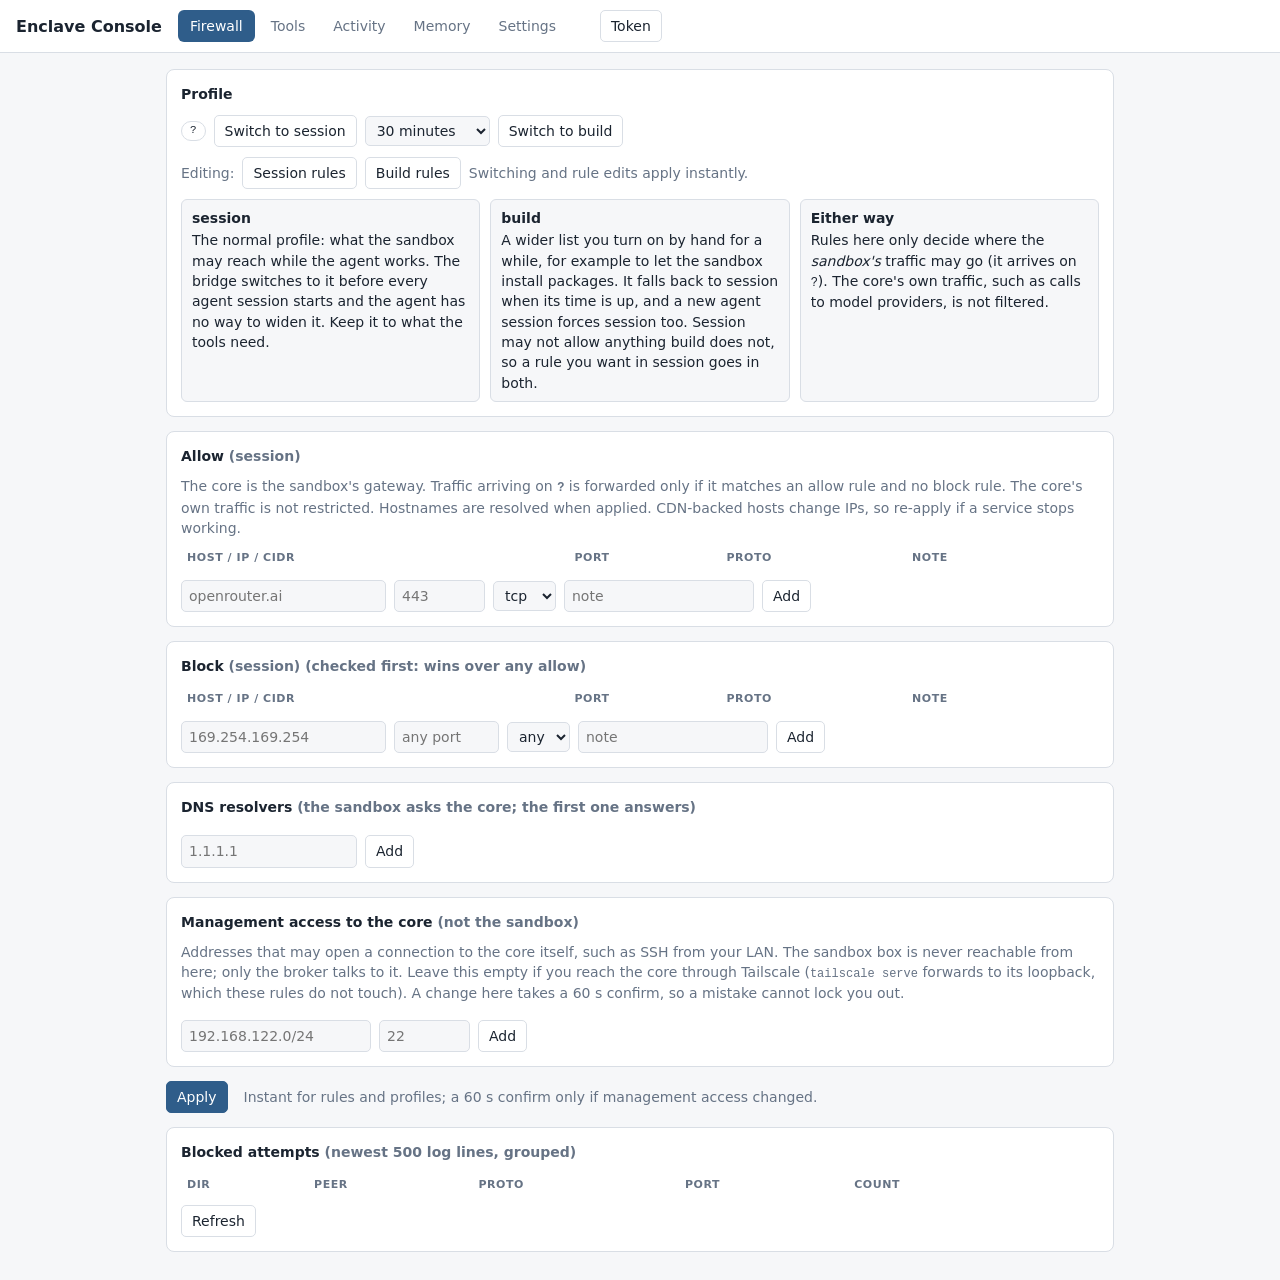
<file: console/ui.html>
<!doctype html>
<html lang="en"><head><meta charset="utf-8"><meta name="viewport" content="width=device-width,initial-scale=1">
<title>Enclave Console</title>
<style>
:root{--bg:#f6f7f9;--fg:#1b2430;--mut:#667385;--card:#fff;--bd:#d9dee5;--ac:#2f5d8a;--ok:#2e8b57;--bad:#b3402a;--warn:#a8661d}
@media (prefers-color-scheme:dark){:root{--bg:#10151b;--fg:#e6eaee;--mut:#93a0ad;--card:#171e26;--bd:#2a333d;--ac:#7aabdb;--ok:#6cc98d;--bad:#ee8a73;--warn:#e5a26a}}
*{box-sizing:border-box}body{margin:0;background:var(--bg);color:var(--fg);font:14px/1.45 system-ui,sans-serif}
header{display:flex;gap:16px;align-items:center;padding:10px 16px;border-bottom:1px solid var(--bd);background:var(--card);position:sticky;top:0;flex-wrap:wrap}
h1{font-size:16px;margin:0}nav{display:flex;gap:4px}
nav button{border:0;background:none;color:var(--mut);padding:6px 12px;border-radius:6px;cursor:pointer;font:inherit}
nav button[aria-selected=true]{background:var(--ac);color:#fff}
main{max-width:980px;margin:0 auto;padding:16px}
.card{background:var(--card);border:1px solid var(--bd);border-radius:8px;padding:14px;margin-bottom:14px}
h2{font-size:14px;margin:0 0 10px}table{width:100%;border-collapse:collapse}
th{font-size:11px;text-transform:uppercase;letter-spacing:.05em;color:var(--mut);text-align:left;padding:4px 6px}
td{padding:5px 6px;border-top:1px solid var(--bd);vertical-align:middle;word-break:break-word}
input,select{font:inherit;color:var(--fg);background:var(--bg);border:1px solid var(--bd);border-radius:5px;padding:5px 7px;min-width:0}
button.b{font:inherit;border:1px solid var(--bd);background:var(--card);color:var(--fg);border-radius:5px;padding:5px 10px;cursor:pointer}
button.p{background:var(--ac);border-color:var(--ac);color:#fff}button.d{color:var(--bad)}
button:disabled{opacity:.5;cursor:default}
.row{display:flex;gap:8px;flex-wrap:wrap;align-items:center}.mut{color:var(--mut)}.mono{font-family:ui-monospace,Menlo,Consolas,monospace;font-size:12px}
.pill{display:inline-block;padding:1px 8px;border-radius:10px;font-size:11px;border:1px solid var(--bd)}
.ok{color:var(--ok)}.bad{color:var(--bad)}.warn{color:var(--warn)}
#banner{display:none;background:#fff3cd;color:#5c4400;border-bottom:1px solid #e6c96a;padding:10px 16px}
#toast{position:fixed;bottom:14px;right:14px;max-width:420px;padding:10px 14px;border-radius:8px;background:var(--fg);color:var(--bg);display:none}
#warn{background:#5a1a12;color:#fff;padding:14px 16px}#warn button{margin-top:8px}
section{display:none}section.on{display:block}
.card.attn{border:2px solid var(--warn)}
.explain{display:grid;grid-template-columns:repeat(auto-fit,minmax(260px,1fr));gap:10px;margin:10px 0 0}
.explain>div{border:1px solid var(--bd);border-radius:6px;padding:8px 10px;background:var(--bg)}
.explain b{display:block;margin-bottom:2px}
pre.src{margin:4px 0 10px;max-height:420px;overflow:auto;background:var(--bg);border:1px solid var(--bd);border-radius:6px;padding:8px;font-size:12px;white-space:pre-wrap;word-break:break-word}
.prop{border:1px solid var(--bd);border-radius:6px;padding:10px;margin-bottom:10px;background:var(--bg)}
.prop textarea{width:100%;min-height:60px;font:inherit;color:var(--fg);background:var(--card);border:1px solid var(--bd);border-radius:5px;padding:6px}
.prop .row{margin-top:6px}tr.cited td{background:color-mix(in srgb,var(--ac) 14%,transparent)}
.jobs{max-height:480px;overflow:auto}tr.job td{cursor:pointer}tr.job td:first-child{white-space:nowrap}tr.job:hover td{background:var(--bg)}
</style></head><body>
<div id="warn" hidden>
  <b>Lite mode is the convenient option, not the locked-down one.</b> The sandbox runs on this machine. A VM limits the damage a misbehaving agent or tool
  can do, but a VM escape lands on the host. The strongest setup puts the sandbox on its own device that knows only the
  core's address; the core is its gateway and decides what the sandbox's traffic may reach (see SETUP.md, Full mode).
  Keep the firewall below in default-deny. Nothing here protects data you give the agent.
  <div><button class="b" id="ack">I understand</button></div>
</div>
<div id="banner"><b>Firewall change is live but NOT saved.</b> It reverts in <span id="count">0</span>s unless you confirm.
  <button class="b p" id="confirm">Confirm and save</button> <button class="b" id="revert">Revert now</button></div>
<header><h1>Enclave Console</h1>
  <nav role="tablist"><button data-t="fw" aria-selected="true">Firewall</button><button data-t="tools" aria-selected="false">Tools</button><button data-t="act" aria-selected="false">Activity</button><button data-t="mem" aria-selected="false">Memory</button><button data-t="set" aria-selected="false">Settings</button></nav>
  <span class="mut" id="tok-state"></span><button class="b" id="tok-btn">Token</button></header>
<main>
<section id="fw" class="on">
  <div class="card"><h2>Profile</h2>
    <div class="row"><span id="prof-active" class="pill mono">?</span>
      <button class="b" id="prof-session">Switch to session</button>
      <select id="prof-for"><option value="1800">30 minutes</option><option value="7200">2 hours</option><option value="0">no time limit</option></select>
      <button class="b" id="prof-build">Switch to build</button></div>
    <div class="row" style="margin-top:10px"><span class="mut">Editing:</span>
      <button class="b" id="view-session">Session rules</button><button class="b" id="view-build">Build rules</button>
      <span class="mut">Switching and rule edits apply instantly.</span></div>
    <div class="explain">
      <div><b>session</b>The normal profile: what the sandbox may reach while the agent works. The bridge switches to it before
        every agent session starts and the agent has no way to widen it. Keep it to what the tools need.</div>
      <div><b>build</b>A wider list you turn on by hand for a while, for example to let the sandbox install packages.
        It falls back to session when its time is up, and a new agent session forces session too. Session may not allow
        anything build does not, so a rule you want in session goes in both.</div>
      <div><b>Either way</b>Rules here only decide where the <i>sandbox's</i> traffic may go (it arrives on <span class="mono" id="ifaces2">?</span>).
        The core's own traffic, such as calls to model providers, is not filtered.</div>
    </div></div>
  <div class="card"><h2>Allow <span class="mut" id="allow-for">(session)</span></h2>
    <div class="mut" style="margin-bottom:8px">The core is the sandbox's gateway. Traffic arriving on <b id="ifaces" class="mono">?</b> is forwarded only if it matches an allow rule and no block rule. The core's own traffic is not restricted. Hostnames are resolved when applied. CDN-backed hosts change IPs, so re-apply if a service stops working.</div>
    <table><thead><tr><th>Host / IP / CIDR</th><th>Port</th><th>Proto</th><th>Note</th><th></th></tr></thead><tbody id="allow"></tbody></table>
    <div class="row" style="margin-top:10px"><input id="a-host" placeholder="openrouter.ai" size="22"><input id="a-port" placeholder="443" size="6">
      <select id="a-proto"><option>tcp</option><option>udp</option></select><input id="a-note" placeholder="note" size="20">
      <button class="b" id="a-add">Add</button></div></div>
  <div class="card"><h2>Block <span class="mut" id="block-for">(session)</span> <span class="mut">(checked first: wins over any allow)</span></h2>
    <table><thead><tr><th>Host / IP / CIDR</th><th>Port</th><th>Proto</th><th>Note</th><th></th></tr></thead><tbody id="block"></tbody></table>
    <div class="row" style="margin-top:10px"><input id="b-host" placeholder="169.254.169.254" size="22"><input id="b-port" placeholder="any port" size="8">
      <select id="b-proto"><option>any</option><option>tcp</option><option>udp</option></select><input id="b-note" placeholder="note" size="20">
      <button class="b" id="b-add">Add</button></div></div>
  <div class="card" id="dns-card"><h2>DNS resolvers <span class="mut">(the sandbox asks the core; the first one answers)</span></h2>
    <div class="mut" id="dns-why" style="margin-bottom:8px"></div><div id="dns" class="row"></div>
    <div class="row" style="margin-top:8px"><input id="d-ip" placeholder="1.1.1.1" size="18"><button class="b" id="d-add">Add</button></div></div>
  <div class="card"><h2>Management access to the core <span class="mut">(not the sandbox)</span></h2>
    <div class="mut" style="margin-bottom:8px">Addresses that may open a connection to the core itself, such as SSH from your LAN. The sandbox box is never
      reachable from here; only the broker talks to it. Leave this empty if you reach the core through Tailscale
      (<span class="mono">tailscale serve</span> forwards to its loopback, which these rules do not touch). A change here takes a 60 s confirm, so a mistake cannot lock you out.</div>
    <table><tbody id="mgmt"></tbody></table>
    <div class="row" style="margin-top:8px"><input id="m-cidr" placeholder="192.168.122.0/24" size="20"><input id="m-port" placeholder="22" size="6">
      <button class="b" id="m-add">Add</button></div></div>
  <div class="row" style="margin-bottom:14px"><button class="b p" id="apply">Apply</button><span class="mut" id="dirty"></span><span class="mut">Instant for rules and profiles; a 60 s confirm only if management access changed.</span></div>
  <div class="card"><h2>Blocked attempts <span class="mut">(newest 500 log lines, grouped)</span></h2>
    <table><thead><tr><th>Dir</th><th>Peer</th><th>Proto</th><th>Port</th><th>Count</th><th></th></tr></thead><tbody id="drops"></tbody></table>
    <div class="mut" id="drops-err"></div><button class="b" id="drops-refresh" style="margin-top:8px">Refresh</button></div>
</section>
<section id="tools"><div class="card"><h2>Loaded tools</h2>
  <table><thead><tr><th>On</th><th>Name</th><th>Timeout (s)</th><th>Flags</th><th>Sandbox tool</th><th>Contract</th><th>Stub sha256 (pinned in the contract)</th><th></th></tr></thead><tbody id="tl"></tbody></table>
  <p class="mut">Tools are added by hand (sandbox <span class="mono">run</span>, <span class="mono">tcs.yaml</span>, stub via <span class="mono">sync.py</span>), not from this page.
  Disabling comments the tool out of tools.list; the broker reads the list per request. Flags are set only by editing tools.list, never
  here: <span class="mono">net</span> shares the sandbox's network namespace (the Firewall tab still decides what it can reach),
  <span class="mono">work</span> gives the box's persistent workspace, <span class="mono">keep</span> skips the reboot after the tool. In full mode, deploy the same list to the sandbox box.</p></div>
  <div class="card" id="src-card" hidden><h2>Code: <span class="mono" id="src-name"></span></h2><div id="src"></div></div></section>
<section id="act"><div class="card"><h2>Activity <span class="mut">(the desk's newest jobs: what the agent sent, what came back; refreshes every 3 s)</span></h2>
  <div class="jobs"><table><thead><tr><th>Time</th><th>Tool</th><th>Status</th><th>Took</th><th>Request</th></tr></thead><tbody id="jobs"></tbody></table></div>
  <div class="mut" id="jobs-err"></div></div>
  <div class="card" id="job-card" hidden><h2>Job <span class="mono" id="job-id"></span></h2><div id="job"></div></div></section>
<section id="mem">
  <div class="card"><h2>Waiting for review <span class="mut">(proposed by the agent, the end-of-session proposer, or you with memq push)</span></h2>
    <p class="mut" style="margin-top:0">Nothing here is memory yet. Accept (edit the text first if you like) or reject. Accepted entries go into memory the next time
    <span class="mono">memq pop</span> runs, from the agent or from you on the core. Check where an entry came from before accepting it: text from a web page or a tool's output
    shows as <span class="pill warn">untrusted</span>.</p>
    <div id="mem-pending"></div><div class="mut" id="mem-err"></div></div>
  <div class="card" id="mem-ev-card" hidden><h2>Where it came from</h2><div id="mem-ev"></div></div>
  <div class="card"><h2>Accepted, waiting for <span class="mono">memq pop</span></h2><div id="mem-accepted"></div></div>
  <div class="card"><h2>Memory <span class="mut" id="mem-stats"></span></h2><div id="mem-active"></div></div></section>
<section id="set"><div class="card"><h2>Settings</h2><div id="settings"></div></div></section>
</main><div id="toast"></div>
<script>
"use strict";
const $=id=>document.getElementById(id);
{const m=location.hash.match(/[#&]t=([\w-]+)/);if(m){try{sessionStorage.setItem("sbxc",m[1])}catch(e){}history.replaceState(null,"",location.pathname)}}   // http://127.0.0.1:8787/#t=TOKEN
let token=sessionStorage.getItem("sbxc")||"", policy=emptyPolicy(), saved=emptyPolicy(), view="session", buildLeft=0, dirty=false, poll=null;
function emptyPolicy(){return{dns:[],mgmt:[],sbx_ifaces:[],active:"session",active_until:0,profiles:{session:{allow:[],block:[]},build:{allow:[],block:[]}}}}
const P=()=>policy.profiles[view];
function el(tag,props,...kids){const e=document.createElement(tag);for(const k in props||{})k in e?e[k]=props[k]:e.setAttribute(k,props[k]);for(const c of kids)e.append(c);return e}
function toast(m,bad){const t=$("toast");t.textContent=m;t.style.background=bad?"var(--bad)":"";t.style.display="block";clearTimeout(toast.h);toast.h=setTimeout(()=>t.style.display="none",4500)}
async function api(path,body){
  const r=await fetch(path,{method:body===undefined?"GET":"POST",headers:{"Authorization":"Bearer "+token,"Content-Type":"application/json"},body:body===undefined?undefined:JSON.stringify(body)});
  const j=await r.json().catch(()=>({error:"bad response"}));
  if(!r.ok){if(r.status===401)askToken();throw new Error(j.error||r.status)}
  return j}
const act=async(fn)=>{try{return await fn()}catch(e){toast(e.message,true)}};
function askToken(){const t=prompt("Console token (from /etc/sbxfw/token)");if(t){token=t.trim();sessionStorage.setItem("sbxc",token);load()}}
$("tok-btn").onclick=askToken;

// ---- firewall
function markDirty(){dirty=true;$("dirty").textContent="Unsaved edits: not yet applied"}
function renderPolicy(){
  $("ifaces").textContent=$("ifaces2").textContent=(policy.sbx_ifaces||[]).join(", ")||"no interface set (nothing is forwarded)";
  const left=buildLeft>0?" ("+(buildLeft>=3600?Math.round(buildLeft/360)/10+" h":Math.ceil(buildLeft/60)+" min")+" left)":"";
  $("prof-active").textContent="Active: "+policy.active+(policy.active==="build"?(policy.active_until?left:" (no time limit)"):"");
  $("prof-active").className="pill mono"+(policy.active==="build"?" bad":"");
  $("prof-session").disabled=policy.active==="session";
  $("view-session").className="b"+(view==="session"?" p":"");$("view-build").className="b"+(view==="build"?" p":"");
  $("allow-for").textContent="("+view+")";$("block-for").textContent="("+view+")";
  const ruleRows=(list,body,empty)=>{body.replaceChildren();
    list.forEach((r,i)=>body.append(el("tr",{},el("td",{className:"mono"},r.host),el("td",{},r.port==="*"?"any":r.port),el("td",{},r.proto),el("td",{className:"mut"},r.comment),
      el("td",{},el("button",{className:"b d",textContent:"Remove",onclick:()=>{list.splice(i,1);markDirty();renderPolicy()}})))));
    if(!list.length)body.append(el("tr",{},el("td",{colSpan:5,className:"mut"},empty)))};
  ruleRows(P().allow,$("allow"),"Nothing allowed: the sandbox cannot reach anything.");
  ruleRows(P().block,$("block"),"Nothing blocked.");
  const d=$("dns");d.replaceChildren();
  policy.dns.forEach((ip,i)=>d.append(el("span",{className:"pill mono"},ip+" ",el("a",{href:"#",textContent:"×",onclick:e=>{e.preventDefault();policy.dns.splice(i,1);markDirty();renderPolicy()}}))));
  if(!policy.dns.length)d.append(el("span",{className:"warn"},"None set: the sandbox cannot look up any name."));
  $("dns-card").classList.toggle("attn",!policy.dns.length);
  $("dns-why").textContent=policy.dns.length?"":"Likely needed: any net tool that connects by host name fails without one. Add your resolver (the router, Pi-hole, or 1.1.1.1), then Apply. The resolver is allowed on port 53 automatically.";
  const m=$("mgmt");m.replaceChildren();
  policy.mgmt.forEach((r,i)=>m.append(el("tr",{},el("td",{className:"mono"},r.cidr),el("td",{},r.proto+"/"+r.port),
    el("td",{},el("button",{className:"b d",textContent:"Remove",onclick:()=>{policy.mgmt.splice(i,1);markDirty();renderPolicy()}})))));
  if(!policy.mgmt.length)m.append(el("tr",{},el("td",{className:"mut"},"None: nothing on the network may connect to the core directly.")));
}
function showPending(s){
  $("banner").style.display=s.pending?"block":"none";$("count").textContent=s.revert_in_s;
  clearInterval(poll);
  if(s.pending){let n=s.revert_in_s;poll=setInterval(async()=>{n--;$("count").textContent=Math.max(n,0);if(n<=0){clearInterval(poll);const st=await act(()=>api("/api/fw"));if(st){policy=st.policy;renderPolicy();showPending(st)}}},1000)}
}
async function loadFw(){const s=await act(()=>api("/api/fw"));if(!s)return;saved=JSON.parse(JSON.stringify(s.policy));buildLeft=s.build_left_s||0;
  if(!dirty){policy=s.pending&&s.pending_policy?s.pending_policy:s.policy;renderPolicy()}else{policy.active=s.policy.active;policy.active_until=s.policy.active_until;renderPolicy()}showPending(s)}
async function loadDrops(){
  const r=await act(()=>api("/api/fw/drops"));if(!r)return;
  $("drops-err").textContent=r.error||"";const b=$("drops");b.replaceChildren();
  r.drops.forEach(x=>b.append(el("tr",{},el("td",{},x.dir),el("td",{className:"mono"},x.peer),el("td",{},x.proto),el("td",{},x.dport),el("td",{},x.count),
    el("td",{},x.dir==="out"?el("button",{className:"b",textContent:"Allow…",onclick:()=>{$("a-host").value=x.peer;$("a-port").value=x.dport;$("a-proto").value=x.proto==="udp"?"udp":"tcp";$("a-host").focus();window.scrollTo(0,0)}}):""))));
  if(!r.drops.length)b.append(el("tr",{},el("td",{colSpan:6,className:"mut"},"No blocked attempts logged.")));
}
$("a-add").onclick=()=>{const h=$("a-host").value.trim(),p=$("a-port").value.trim();if(!h||!p)return toast("host and port needed",true);
  P().allow.push({host:h,port:p,proto:$("a-proto").value,comment:$("a-note").value.trim()});["a-host","a-port","a-note"].forEach(i=>$(i).value="");markDirty();renderPolicy()};
$("b-add").onclick=()=>{const h=$("b-host").value.trim();if(!h)return toast("host needed",true);
  const pr=$("b-proto").value,po=$("b-port").value.trim();
  P().block.push({host:h,port:pr==="any"?"*":(po||"*"),proto:pr,comment:$("b-note").value.trim()});["b-host","b-port","b-note"].forEach(i=>$(i).value="");markDirty();renderPolicy()};
$("view-session").onclick=()=>{view="session";renderPolicy()};
$("view-build").onclick=()=>{view="build";renderPolicy()};
const setProfile=(active,for_s)=>act(async()=>{await api("/api/fw/profile",{active,for_s});toast(active==="build"?"Build profile is active now":"Session profile is active now");await loadFw()});
$("prof-session").onclick=()=>setProfile("session",0);
$("prof-build").onclick=()=>{if(dirty)return toast("Apply or discard your edits first",true);setProfile("build",+$("prof-for").value)};
$("d-add").onclick=()=>{const v=$("d-ip").value.trim();if(v){policy.dns.push(v);$("d-ip").value="";markDirty();renderPolicy()}};
$("m-add").onclick=()=>{const c=$("m-cidr").value.trim(),p=$("m-port").value.trim();if(c&&p){policy.mgmt.push({cidr:c,port:p,proto:"tcp"});$("m-cidr").value=$("m-port").value="";markDirty();renderPolicy()}};
$("apply").onclick=()=>act(async()=>{
  // Rule and profile edits cannot lock anyone out, so they apply instantly. Only a change to management access is confirmed.
  const instant=JSON.stringify(policy.mgmt)===JSON.stringify(saved.mgmt)&&JSON.stringify(policy.sbx_ifaces)===JSON.stringify(saved.sbx_ifaces);
  const r=await api("/api/fw/apply",{policy,instant});dirty=false;$("dirty").textContent="";
  toast(r.warnings.length?r.warnings.join("; "):(r.applied?"Applied and saved.":"Applied. Confirm within "+r.revert_in_s+"s or it reverts."),r.warnings.length>0);loadFw()});
setInterval(()=>{if(!dirty&&document.getElementById("fw").classList.contains("on"))loadFw()},15000);
$("confirm").onclick=()=>act(async()=>{await api("/api/fw/confirm",{});toast("Saved. Active at next boot too.");loadFw()});
$("revert").onclick=()=>act(async()=>{await api("/api/fw/cancel",{});dirty=false;toast("Reverted.");loadFw()});
$("drops-refresh").onclick=loadDrops;

// ---- tools
async function loadTools(){
  const r=await act(()=>api("/api/tools"));if(!r)return;const b=$("tl");b.replaceChildren();
  r.tools.forEach(t=>{
    const cb=el("input",{type:"checkbox",checked:t.enabled,onchange:()=>act(async()=>{await api("/api/tools/toggle",{name:t.name,enabled:cb.checked});loadTools()}).catch(()=>{})});
    const to=el("input",{type:"number",min:1,max:120,value:t.timeout_s,size:4,style:"width:70px",onchange:()=>act(async()=>{await api("/api/tools/timeout",{name:t.name,timeout_s:to.value});toast("Timeout saved")})});
    const fl=[t.network&&"net",t.work&&"work",t.keep&&"keep"].filter(Boolean),net=el("span",{className:t.network?"bad":"mut"},fl.join(" ")||"none");
    const yn=(v,l)=>el("span",{className:v?"ok":"bad"},v?"✓ "+l:"✗ missing");
    const sha=t.pinned_sha256||t.stub_sha256;
    b.append(el("tr",{},el("td",{},cb),el("td",{className:"mono"},t.name),el("td",{},to),el("td",{},net),el("td",{},yn(t.sbx_run,"present")),el("td",{},yn(t.contract,"present")),
      el("td",{className:"mono mut",title:sha||""},sha?sha.slice(0,16)+"…":(t.stub?"stub present, not pinned":"no stub")),
      el("td",{},el("button",{className:"b",textContent:"Code",onclick:()=>showSource(t.name)}))));
  });
  if(!r.tools.length)b.append(el("tr",{},el("td",{colSpan:8,className:"mut"},"tools.list is empty.")));
}
// What runs on the sandbox for this tool, and the contract the desk holds every call to.
async function showSource(name){
  const r=await act(()=>api("/api/tools/source",{name}));if(!r)return;
  $("src-name").textContent=name;const s=$("src");s.replaceChildren();
  for(const [k,label] of [["run","Runs on the sandbox"],["contract","Contract (what the desk allows: inputs, sandbox, network, pinned hash)"]]){
    const f=r[k];s.append(el("div",{className:"mut"},label+": ",el("span",{className:"mono"},f.path)));
    s.append(f.text!==null?el("pre",{className:"src"},f.text):el("div",{className:"bad",style:"margin:4px 0 10px"},"cannot read: "+f.error));
  }
  $("src-card").hidden=false;$("src-card").scrollIntoView({behavior:"smooth"});
}

// ---- activity
const hhmmss=t=>{if(!t)return"";const d=new Date(t);return(d.toDateString()===new Date().toDateString()?"":d.toLocaleDateString()+" ")+d.toLocaleTimeString()};
const took=j=>j.started&&j.finished?((new Date(j.finished)-new Date(j.started))/1000).toFixed(1)+" s":(j.status==="running"?"…":"");
let openJob=null;
async function loadActivity(){
  const r=await act(()=>api("/api/activity"));if(!r)return;
  $("jobs-err").textContent=r.error||"";const b=$("jobs");b.replaceChildren();
  r.jobs.forEach(j=>{const st=j.status==="done"?"ok":j.status==="failed"||j.error?"bad":"mut";
    const tr=el("tr",{className:"job",onclick:()=>{openJob=j.id;showJob(j)}},el("td",{className:"mono"},hhmmss(j.created)),el("td",{className:"mono"},j.tool||"?"),
      el("td",{className:st},j.status||"?"),el("td",{},took(j)),el("td",{className:"mono mut"},(j.input||"").replace(/\s+/g," ").slice(0,90)));
    b.append(tr);if(j.id===openJob)showJob(j)});
  if(!r.jobs.length)b.append(el("tr",{},el("td",{colSpan:5,className:"mut"},"No jobs yet.")));
}
function showJob(j){
  $("job-id").textContent=j.id+"  "+(j.tool||"");const d=$("job");d.replaceChildren();
  d.append(el("div",{className:"mut"},"sent "+hhmmss(j.created)+(j.started?", started "+hhmmss(j.started):"")+(j.finished?", back "+hhmmss(j.finished):"")+(j.attempt?", attempt "+j.attempt:"")));
  d.append(el("div",{className:"mut",style:"margin-top:6px"},"Request"),el("pre",{className:"src"},j.input||"(none)"));
  if(j.error)d.append(el("div",{className:"bad"},"Error"),el("pre",{className:"src"},j.error));
  d.append(el("div",{className:"mut"},"Result"),el("pre",{className:"src"},j.result||(j.status==="running"?"(still running)":"(none)")));
  $("job-card").hidden=false;
}
document.addEventListener("click",e=>{if(e.target.closest("tr.job"))$("job-card").scrollIntoView({behavior:"smooth",block:"nearest"})});
setInterval(()=>{if(document.getElementById("act").classList.contains("on"))loadActivity()},3000);

// ---- memory
async function loadMemory(){
  let r;try{r=await api("/api/memory");$("mem-err").textContent=""}catch(e){$("mem-err").textContent=e.message;return}
  const pend=$("mem-pending");pend.replaceChildren();
  r.pending.forEach(p=>{
    const ta=el("textarea",{value:p.text}),by=el("span",{className:"pill"+(p.by==="ryan"?"":" warn")},"by "+p.by);
    const decide=(action)=>act(async()=>{const body={id:p.id,action};if(action==="accept"&&ta.value.trim()!==p.text)body.text=ta.value;
      await api("/api/memory/decide",body);toast(action==="accept"?"Accepted; it moves into memory at the next memq pop":"Rejected");loadMemory()});
    const kids=[el("div",{className:"row mut"},by,el("span",{className:"mono"},p.id),hhmmss(p.created_at)),ta];
    if(p.note)kids.push(el("div",{className:"mut"},"Note: "+p.note));
    const row=el("div",{className:"row"},el("button",{className:"b p",onclick:()=>decide("accept")},"Accept"),
      el("button",{className:"b d",onclick:()=>decide("reject")},"Reject"));
    if(p.events.length)row.append(el("button",{className:"b",onclick:()=>showEvents(p.events)},"Show source ("+p.events.length+")"));
    else row.append(el("span",{className:"mut"},"no source events cited"));
    kids.push(row);pend.append(el("div",{className:"prop"},...kids));
  });
  if(!r.pending.length)pend.append(el("div",{className:"mut"},"Nothing waiting."));
  const acc=$("mem-accepted");acc.replaceChildren();
  r.accepted.forEach(p=>acc.append(el("div",{className:"prop"},el("div",{className:"row mut"},el("span",{className:"pill"},"by "+p.by),"accepted "+hhmmss(p.decided_at)),el("div",{},p.text))));
  if(!r.accepted.length)acc.append(el("div",{className:"mut"},"None."));
  const l=r.ledger||{};$("mem-stats").textContent="("+r.memories.length+" active; ledger: "+(l.events||0)+" events, "+(l.untrusted||0)+" untrusted, "+(l.unembedded||0)+" waiting to be embedded)";
  const mem=$("mem-active");mem.replaceChildren();
  const tb=el("tbody");r.memories.forEach(m=>{const src=m.source&&m.source.proposal?"proposal "+m.source.proposal+", by "+m.source.by:"";
    tb.append(el("tr",{},el("td",{},m.text),el("td",{className:"mut mono"},src),el("td",{className:"mut"},hhmmss(m.updated_at)),
      el("td",{},el("button",{className:"b d",onclick:()=>{if(confirm("Retract this memory? It stops being recalled; its history is kept."))
        act(async()=>{await api("/api/memory/retract",{id:m.id});toast("Retracted");loadMemory()})}},"Retract"))))});
  mem.replaceChildren(r.memories.length?el("table",{},el("thead",{},el("tr",{},el("th",{},"Memory"),el("th",{},"From"),el("th",{},"Updated"),el("th",{}))),tb):el("div",{className:"mut"},"No memories yet."));
}
async function showEvents(seqs){
  const r=await act(()=>api("/api/memory/events",{seqs}));if(!r)return;const d=$("mem-ev");d.replaceChildren();
  const tb=el("tbody");r.events.forEach(e=>tb.append(el("tr",{className:r.cited.includes(e.seq)?"cited":""},el("td",{className:"mono"},String(e.seq)),
    el("td",{className:"mono"},(e.role||e.type)),el("td",{},e.trust==="untrusted"?el("span",{className:"pill warn"},"untrusted"):""),
    el("td",{},e.forgotten_at?el("span",{className:"mut"},"(forgotten)"):e.trust==="untrusted"?el("span",{className:"mut"},"(tool output: stored for audit, not shown or recalled)"):(e.text||el("span",{className:"mut"},"(no text)"))))));
  d.append(el("table",{},el("thead",{},el("tr",{},el("th",{},"Seq"),el("th",{},"Who"),el("th",{}),el("th",{},"Text"))),tb),
    el("div",{className:"mut",style:"margin-top:6px"},"Highlighted rows are the ones the proposal cites; the others are context."));
  $("mem-ev-card").hidden=false;$("mem-ev-card").scrollIntoView({behavior:"smooth",block:"nearest"});
}
setInterval(()=>{if(document.getElementById("mem").classList.contains("on")&&!document.activeElement.closest(".prop"))loadMemory()},15000);

// ---- settings
const LABELS={SBX_HOST:"Sandbox host",SBX_USER:"Sandbox user",SBX_PORT:"SSH port",SBX_MAX_TIMEOUT:"Max job timeout (s)",SBX_MAX_REQ:"Max request bytes",SBX_MAX_OUT:"Max output bytes"};
let cur=null;
async function loadSettings(){
  cur=await act(()=>api("/api/settings"));if(!cur)return;const s=$("settings");s.replaceChildren();
  const mode=el("span",{className:"pill mono"},cur.mode==="full"?"full: tools run on the separate sandbox box "+cur.broker.SBX_HOST:"lite: tools run on this machine in bwrap");
  s.append(el("div",{className:"row",style:"margin-bottom:8px"},el("label",{style:"width:200px"},"Mode"),mode,
    el("span",{className:"mut"},"from SBX_HOST in broker.env; change it with sbx-mode on the core")));
  // Reboot after every job: the command comes from sbx-mode; this only switches the routine reset off and on.
  const has=!!cur.reset_cmd, rb=el("input",{type:"checkbox",id:"s-reset",checked:cur.reset_after_job,disabled:!has});
  const note=el("span",{className:has&&!cur.reset_after_job?"bad":"mut"},!has?(cur.mode==="lite"?"lite mode: every job already gets a fresh bwrap, nothing to reboot"
      :"no reset command (SBX_RESET_CMD is empty): jobs reuse the sandbox box as the last job left it. Each job still runs in a fresh bwrap there.")
    :cur.reset_after_job?"on: "+cur.reset_cmd+" after every job (the next job waits for it)"
    :"off: jobs reuse the sandbox box as the last job left it. A failed reset is still retried.");
  rb.onchange=()=>act(async()=>{await api("/api/settings/reset",{enabled:rb.checked});toast(rb.checked?"Reboot after every job: on":"Reboot after every job: off",!rb.checked);loadSettings()});
  s.append(el("div",{className:"row",style:"margin-bottom:8px"},el("label",{style:"width:200px"},"Reboot sandbox after every job"),rb,note));
  for(const k in LABELS){
    const inp=el("input",{id:"s-"+k,value:cur.broker[k]||"",placeholder:"(broker default)",size:24,readOnly:true,title:"read-only; sbx-mode and provisioning own broker.env"});
    s.append(el("div",{className:"row",style:"margin-bottom:8px"},el("label",{style:"width:200px"},LABELS[k]),inp));
  }
  s.append(el("p",{className:"mut"},"Broker settings are read-only here; sbx-mode and provisioning own /etc/sbx/broker.env. Per-tool timeouts are on the Tools tab. Queue and reset waits are fixed (300 s each) so the contracts can be sized for them."));
}

// ---- shell
document.querySelectorAll("nav button").forEach(b=>b.onclick=()=>{
  document.querySelectorAll("nav button").forEach(x=>x.setAttribute("aria-selected",x===b));
  document.querySelectorAll("section").forEach(s=>s.classList.toggle("on",s.id===b.dataset.t));
  if(b.dataset.t==="tools")loadTools();if(b.dataset.t==="set")loadSettings();if(b.dataset.t==="act")loadActivity();if(b.dataset.t==="mem")loadMemory();});
// The lite-mode warning applies only when the sandbox really is this machine.
async function load(){loadFw();loadDrops();const st=await act(()=>api("/api/settings"));
  let acked=false;try{acked=!!localStorage.getItem("sbxc-ack")}catch(e){}
  $("warn").hidden=!st||st.mode!=="lite"||acked}
$("ack").onclick=()=>{try{localStorage.setItem("sbxc-ack","1")}catch(e){}$("warn").hidden=true};
$("tok-state").textContent="";
token?load():askToken();
</script></body></html>
</file>
